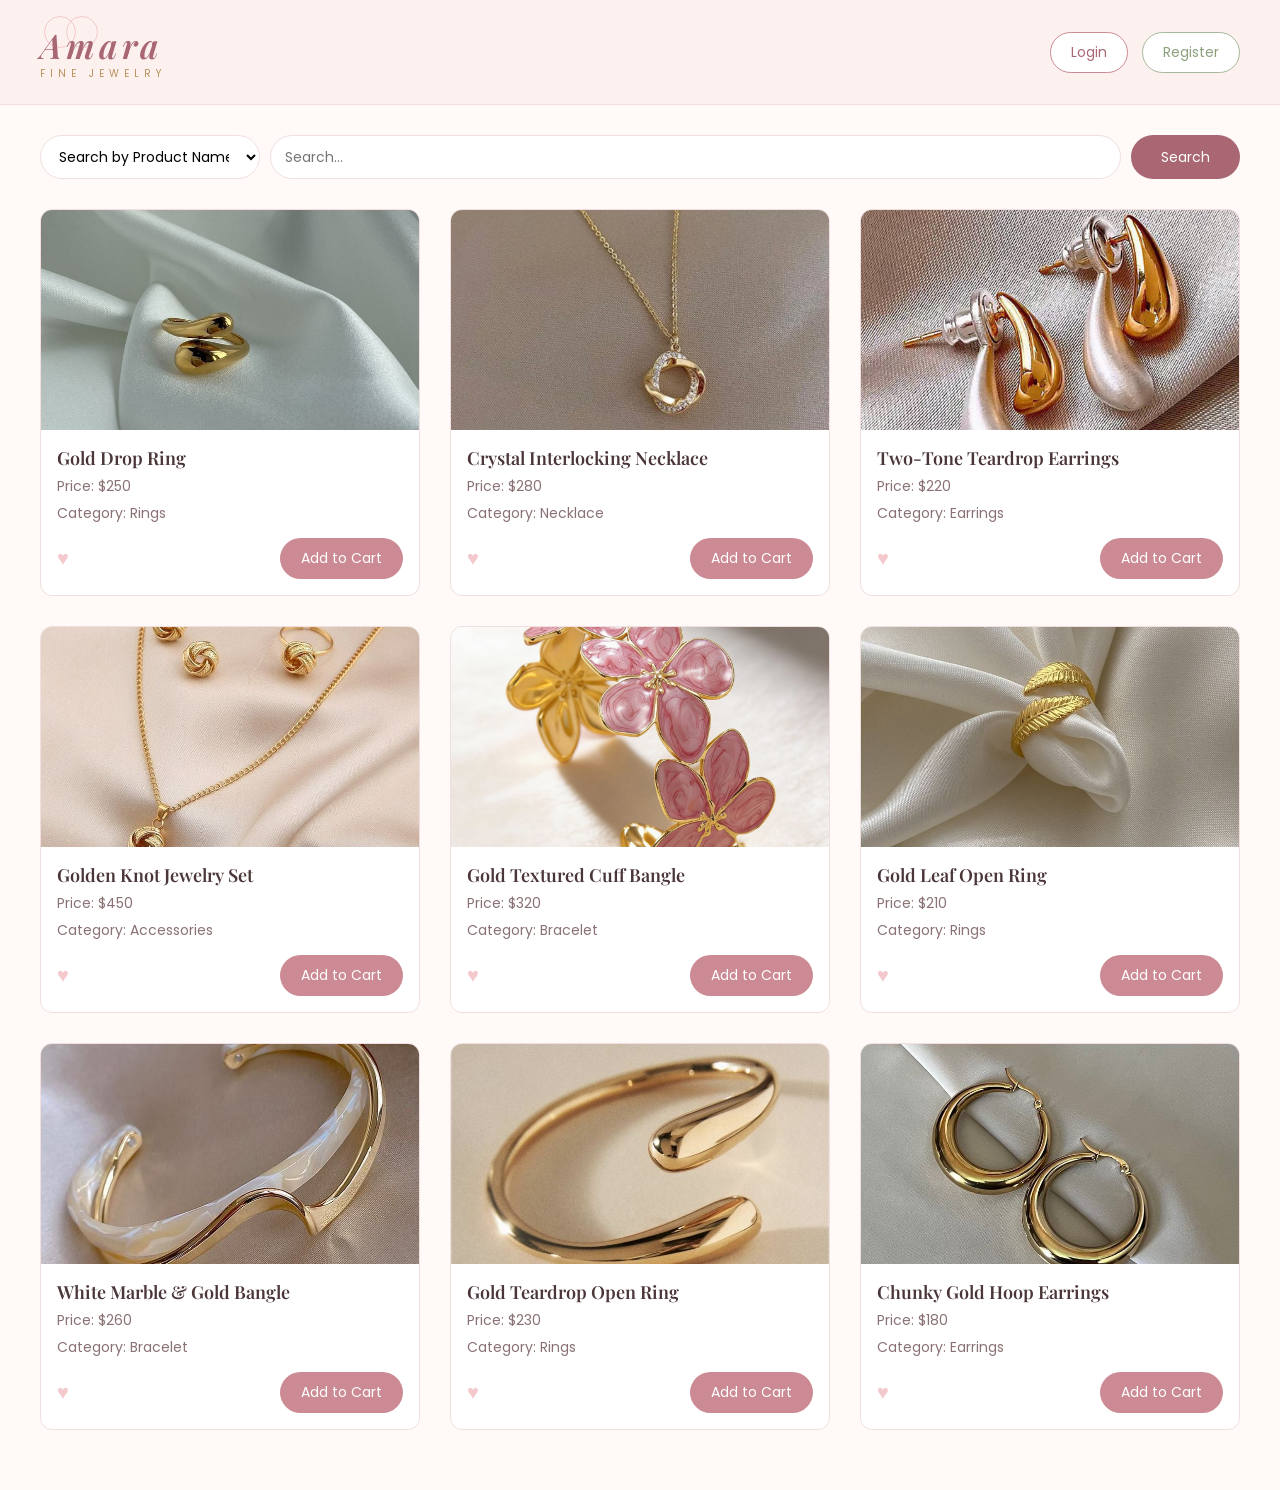
<file: index.html>
<!DOCTYPE html>
<html lang="en">
<head>
<meta charset="UTF-8" />
<meta name="viewport" content="width=device-width, initial-scale=1.0" />
<title>Amara — Fine Jewelry</title>
<link rel="stylesheet" href="css/style.css" />
</head>
<body>

<header>
  <a href="index.html" class="logo-wrapper">
    <span class="logo">Amara</span>
    <span class="logo-sub">FINE JEWELRY</span>
  </a>
  <div id="header-right"></div>
</header>

<div class="search-bar">
  <select id="search-type">
    <option value="name">Search by Product Name</option>
    <option value="category">Search by Category</option>
  </select>
  <input type="text" id="search-input" placeholder="Search..." />
  <button id="search-btn">Search</button>
</div>

<div class="product-grid" id="product-grid"></div>

<script src="js/products.js"></script>
<script src="js/app.js"></script>
<script src="js/index.js"></script>
</body>
</html>
</file>
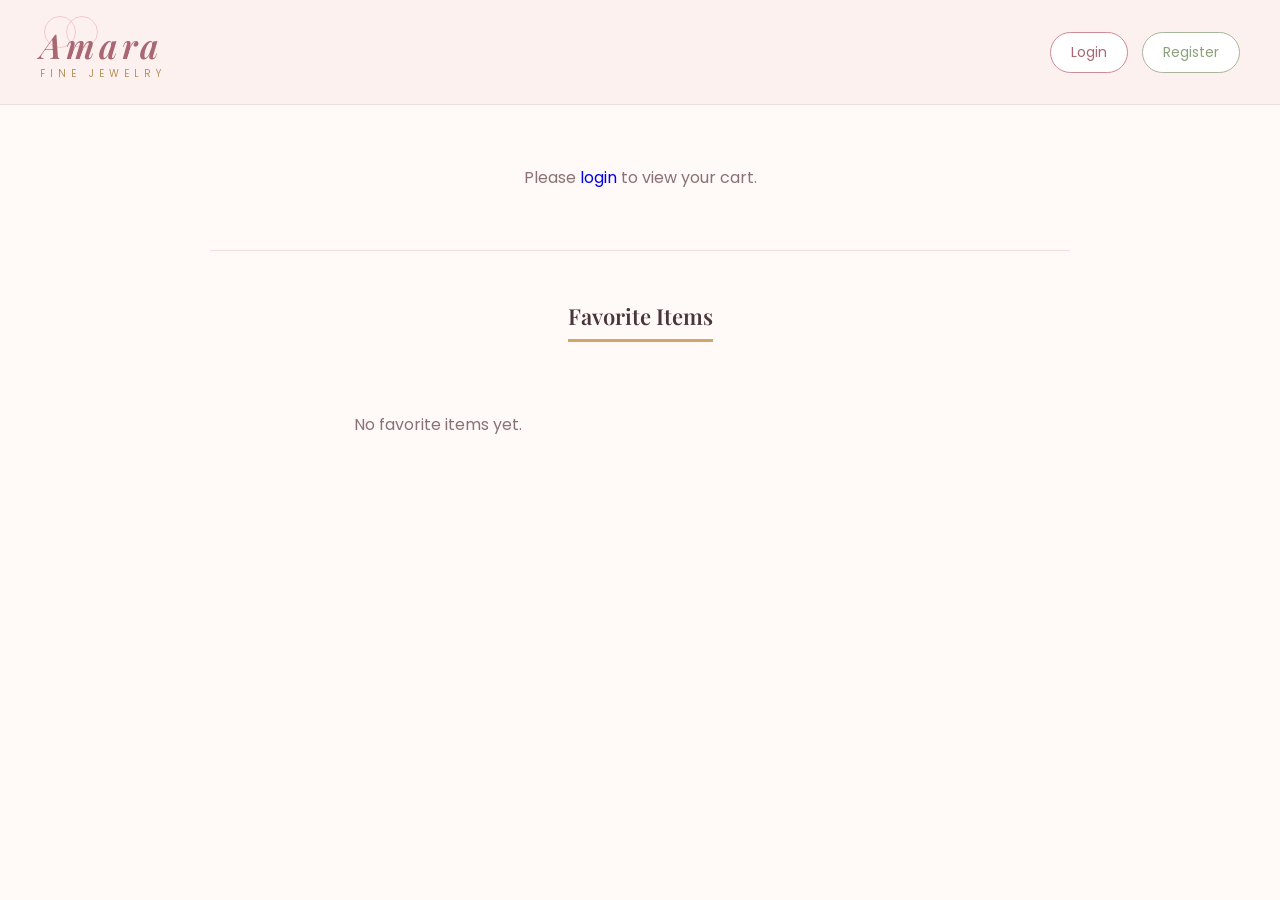
<file: cart.html>
<!DOCTYPE html>
<html lang="en">
<head>
<meta charset="UTF-8" />
<meta name="viewport" content="width=device-width, initial-scale=1.0" />
<title>Cart - Amara — Fine Jewelry</title>
<link rel="stylesheet" href="css/style.css" />
</head>
<body>

<header>
  <a href="index.html" class="logo-wrapper">
    <span class="logo">Amara</span>
    <span class="logo-sub">FINE JEWELRY</span>
  </a>
  <div id="header-right"></div>
</header>

<div class="cart-page">
  <div id="cart-items"></div>
  <div class="cart-total" id="cart-total"></div>

  <h2 class="favorites-title">Favorite Items</h2>
  <div class="product-grid" id="favorites-grid"></div>
</div>

<script src="js/products.js"></script>
<script src="js/app.js"></script>
<script src="js/cart.js"></script>
</body>
</html>
</file>
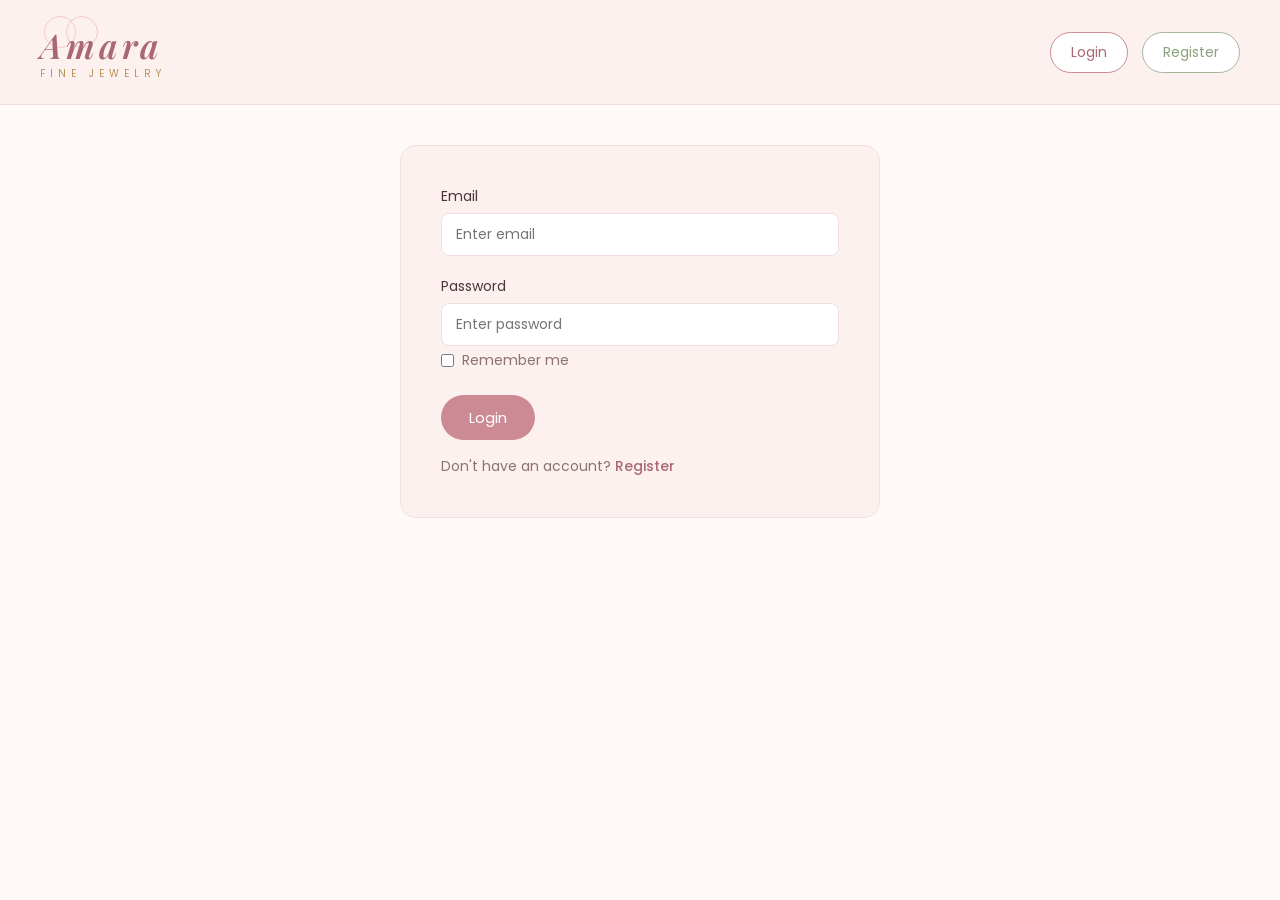
<file: login.html>
<!DOCTYPE html>
<html lang="en">
<head>
<meta charset="UTF-8" />
<meta name="viewport" content="width=device-width, initial-scale=1.0" />
<title>Login - Amara — Fine Jewelry</title>
<link rel="stylesheet" href="css/style.css" />
</head>
<body>

<header>
  <a href="index.html" class="logo-wrapper">
    <span class="logo">Amara</span>
    <span class="logo-sub">FINE JEWELRY</span>
  </a>
  <div id="header-right"></div>
</header>

<div class="form-wrapper" style="max-width:480px;">
  <form id="login-form">
    <div class="form-grid single">
      <div class="field">
        <label for="email">Email</label>
        <input type="email" id="email" placeholder="Enter email" required />
      </div>
      <div class="field">
        <label for="password">Password</label>
        <input type="password" id="password" placeholder="Enter password" required />
      </div>
    </div>
    <div class="checkbox-row">
      <input type="checkbox" id="remember" />
      <label for="remember">Remember me</label>
    </div>
    <p class="error-msg" id="error-msg"></p>
    <button type="submit">Login</button>
  </form>
  <p class="form-footer">Don't have an account? <a href="register.html">Register</a></p>
</div>

<script src="js/products.js"></script>
<script src="js/app.js"></script>
<script src="js/login.js"></script>
</body>
</html>
</file>
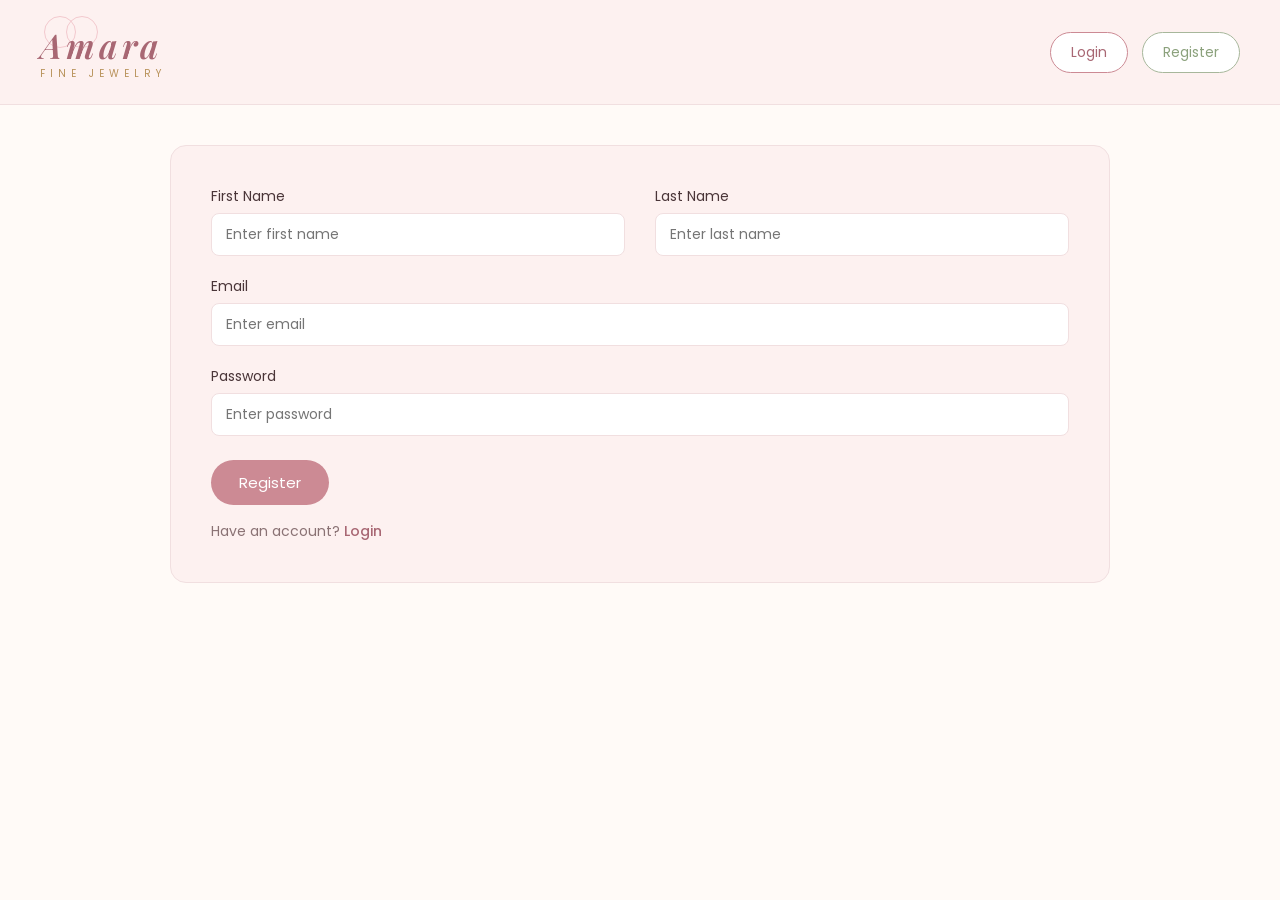
<file: register.html>
<!DOCTYPE html>
<html lang="en">
<head>
<meta charset="UTF-8" />
<meta name="viewport" content="width=device-width, initial-scale=1.0" />
<title>Register - Amara — Fine Jewelry</title>
<link rel="stylesheet" href="css/style.css" />
</head>
<body>

<header>
  <a href="index.html" class="logo-wrapper">
    <span class="logo">Amara</span>
    <span class="logo-sub">FINE JEWELRY</span>
  </a>
  <div id="header-right"></div>
</header>

<div class="form-wrapper">
  <form id="register-form">
    <div class="form-grid">
      <div class="field">
        <label for="firstName">First Name</label>
        <input type="text" id="firstName" placeholder="Enter first name" required />
      </div>
      <div class="field">
        <label for="lastName">Last Name</label>
        <input type="text" id="lastName" placeholder="Enter last name" required />
      </div>
      <div class="field full">
        <label for="email">Email</label>
        <input type="email" id="email" placeholder="Enter email" required />
      </div>
      <div class="field full">
        <label for="password">Password</label>
        <input type="password" id="password" placeholder="Enter password" required minlength="4" />
      </div>
    </div>
    <p class="error-msg" id="error-msg"></p>
    <button type="submit">Register</button>
  </form>
  <p class="form-footer">Have an account? <a href="login.html">Login</a></p>
</div>

<script src="js/products.js"></script>
<script src="js/app.js"></script>
<script src="js/register.js"></script>
</body>
</html>
</file>
<file: css/style.css>
/* ============================================
   AMARA — Fine Jewelry
   Theme: Romantic Soft (blush pink + cream + rose gold)
   ============================================ */

@import url("https://fonts.googleapis.com/css2?family=Playfair+Display:ital,wght@0,500;0,600;1,500&family=Poppins:wght@300;400;500;600&display=swap");

:root {
  /* ---- Brand palette ---- */
  --color-bg: #fffaf7;          /* warm ivory background */
  --color-bg-soft: #fdf1f0;     /* blush header / soft panels */
  --color-surface: #ffffff;

  --color-blush: #f3c9ce;       /* light blush pink */
  --color-rose: #cc8a94;        /* primary dusty rose */
  --color-rose-dark: #a86773;   /* hover / deeper rose */
  --color-gold: #cda86a;        /* rose-gold accent */
  --color-gold-dark: #b8925a;

  --color-sage: #a7b79b;        /* soft muted green (success / register) */
  --color-sage-dark: #8ba17c;

  --color-text: #4a3538;        /* warm near-black for readability */
  --color-text-soft: #8a7274;   /* muted secondary text */
  --color-border: #f1dfe0;

  --color-danger: #c97b84;      /* soft rose-red for remove/logout */
  --color-danger-dark: #b05f6a;

  --shadow-soft: 0 10px 24px rgba(204, 138, 148, 0.16);
}

* {
  margin: 0;
  padding: 0;
  box-sizing: border-box;
}

body {
  font-family: "Poppins", "Segoe UI", Arial, sans-serif;
  background: var(--color-bg);
  color: var(--color-text);
}

a {
  text-decoration: none;
}

/* ---------- Header ---------- */
header {
  display: flex;
  align-items: center;
  justify-content: space-between;
  padding: 22px 40px;
  background: var(--color-bg-soft);
  border-bottom: 1px solid var(--color-border);
}

.logo-wrapper {
  position: relative;
  display: inline-block;
}

.logo {
  font-family: "Playfair Display", Georgia, serif;
  font-style: italic;
  font-weight: 600;
  font-size: 34px;
  letter-spacing: 4px;
  color: var(--color-rose-dark);
  position: relative;
  z-index: 2;
}

.logo-sub {
  display: block;
  font-family: "Poppins", sans-serif;
  font-size: 10px;
  letter-spacing: 5px;
  text-align: center;
  color: var(--color-gold-dark);
  margin-top: -2px;
}

.logo-wrapper::before,
.logo-wrapper::after {
  content: "";
  position: absolute;
  top: -6px;
  width: 30px;
  height: 30px;
  border: 1px solid var(--color-blush);
  border-radius: 50%;
  z-index: 1;
}
.logo-wrapper::before { left: 4px; }
.logo-wrapper::after { left: 26px; }

#header-right {
  display: flex;
  align-items: center;
  gap: 14px;
  position: relative;
}

.hello-text {
  color: var(--color-text);
  font-size: 15px;
}

/* ---------- Buttons ---------- */
.btn {
  display: inline-block;
  padding: 9px 20px;
  border-radius: 24px;
  font-size: 14px;
  font-family: "Poppins", sans-serif;
  cursor: pointer;
  border: 1px solid transparent;
  background: none;
  transition: 0.18s ease;
}

.btn-outline-primary {
  color: var(--color-rose-dark);
  border-color: var(--color-rose);
  background: var(--color-surface);
}
.btn-outline-primary:hover { background: var(--color-rose); color: #fff; }

.btn-outline-success {
  color: var(--color-sage-dark);
  border-color: var(--color-sage);
  background: var(--color-surface);
}
.btn-outline-success:hover { background: var(--color-sage); color: #fff; }

.btn-outline-danger {
  color: var(--color-danger-dark);
  border-color: var(--color-danger);
  background: var(--color-surface);
}
.btn-outline-danger:hover { background: var(--color-danger); color: #fff; }

.btn-primary {
  background: var(--color-rose);
  color: #fff;
}
.btn-primary:hover { background: var(--color-rose-dark); }

.btn-danger {
  background: var(--color-danger);
  color: #fff;
}
.btn-danger:hover { background: var(--color-danger-dark); }

.btn-dark {
  background: var(--color-rose-dark);
  color: #fff;
  border-radius: 8px;
}
.btn-dark:hover { background: #8f4e5a; }

/* ---------- Cart icon / dropdown ---------- */
.cart-wrapper { position: relative; }

.cart-btn {
  background: none;
  border: none;
  font-size: 16px;
  cursor: pointer;
  color: var(--color-rose-dark);
  font-weight: 600;
}

.cart-dropdown {
  position: absolute;
  right: 0;
  top: 40px;
  width: 280px;
  background: var(--color-surface);
  border: 1px solid var(--color-border);
  border-radius: 10px;
  box-shadow: var(--shadow-soft);
  padding: 12px;
  z-index: 50;
}
.cart-dropdown.hidden { display: none; }

.cart-drop-item {
  display: flex;
  justify-content: space-between;
  align-items: center;
  padding: 8px 0;
  border-bottom: 1px solid var(--color-border);
  font-size: 13px;
}
.cart-drop-info { display: flex; flex-direction: column; gap: 2px; }

.qty-controls {
  display: flex;
  align-items: center;
  gap: 6px;
}
.qty-controls button {
  width: 22px;
  height: 22px;
  border: 1px solid var(--color-blush);
  background: var(--color-bg-soft);
  color: var(--color-rose-dark);
  border-radius: 50%;
  cursor: pointer;
}

.view-all-btn {
  display: block;
  text-align: center;
  margin-top: 10px;
  padding: 8px;
  border-radius: 8px;
}

.empty-text {
  text-align: center;
  color: var(--color-text-soft);
  padding: 10px 0;
  font-size: 13px;
}

/* ---------- Search bar ---------- */
.search-bar {
  display: flex;
  gap: 10px;
  padding: 30px 40px 10px;
}
.search-bar select,
.search-bar input {
  padding: 10px 14px;
  border: 1px solid var(--color-border);
  border-radius: 24px;
  font-size: 14px;
  font-family: "Poppins", sans-serif;
  background: var(--color-surface);
}
.search-bar select { width: 220px; }
.search-bar input { flex: 1; }
.search-bar button {
  padding: 10px 30px;
  border: none;
  border-radius: 24px;
  background: var(--color-rose-dark);
  color: #fff;
  cursor: pointer;
  font-size: 14px;
  font-family: "Poppins", sans-serif;
}
.search-bar button:hover { background: #8f4e5a; }

/* ---------- Product Grid ---------- */
.product-grid {
  display: grid;
  grid-template-columns: repeat(auto-fill, minmax(280px, 1fr));
  gap: 30px;
  padding: 20px 40px 60px;
}

.product-card {
  border: 1px solid var(--color-border);
  border-radius: 12px;
  overflow: hidden;
  transition: 0.2s ease;
  display: flex;
  flex-direction: column;
  background: var(--color-surface);
}
.product-card:hover {
  box-shadow: var(--shadow-soft);
  transform: translateY(-3px);
  border-color: var(--color-blush);
}

.product-card img {
  width: 100%;
  height: 220px;
  object-fit: cover;
}

.product-info {
  padding: 16px;
  display: flex;
  flex-direction: column;
  gap: 6px;
  flex: 1;
}

.product-info h3 {
  font-family: "Playfair Display", serif;
  font-weight: 600;
  font-size: 18px;
  color: var(--color-text);
}
.product-info p { font-size: 14px; color: var(--color-text-soft); }

.product-actions {
  display: flex;
  align-items: center;
  justify-content: space-between;
  margin-top: 8px;
}

.fav-heart {
  font-size: 20px;
  cursor: pointer;
  background: none;
  border: none;
  color: var(--color-blush);
}
.fav-heart.active { color: var(--color-danger); }

.no-results {
  padding: 60px;
  text-align: center;
  color: var(--color-text-soft);
  grid-column: 1 / -1;
}

/* ---------- Forms (Login / Register) ---------- */
.form-wrapper {
  max-width: 940px;
  margin: 40px auto;
  background: var(--color-bg-soft);
  border: 1px solid var(--color-border);
  border-radius: 16px;
  padding: 40px;
}

.form-grid {
  display: grid;
  grid-template-columns: 1fr 1fr;
  gap: 20px 30px;
}
.form-grid.single { grid-template-columns: 1fr; }

.field { display: flex; flex-direction: column; gap: 6px; }
.field.full { grid-column: 1 / -1; }
.field label { font-size: 14px; color: var(--color-text); }
.field input {
  padding: 10px 14px;
  border: 1px solid var(--color-border);
  border-radius: 8px;
  font-size: 14px;
  font-family: "Poppins", sans-serif;
  background: var(--color-surface);
}
.field input:focus {
  outline: none;
  border-color: var(--color-rose);
}

.form-wrapper button[type="submit"] {
  margin-top: 24px;
  padding: 11px 28px;
  border: none;
  border-radius: 24px;
  background: var(--color-rose);
  color: #fff;
  font-size: 15px;
  font-family: "Poppins", sans-serif;
  cursor: pointer;
}
.form-wrapper button[type="submit"]:hover { background: var(--color-rose-dark); }

.form-footer { margin-top: 16px; font-size: 14px; color: var(--color-text-soft); }
.form-footer a { color: var(--color-rose-dark); font-weight: 500; }

.error-msg {
  color: var(--color-danger-dark);
  font-size: 13px;
  margin-top: 12px;
  display: none;
}
.error-msg.show { display: block; }

.checkbox-row {
  display: flex;
  align-items: center;
  gap: 8px;
  font-size: 14px;
  margin-top: 4px;
  color: var(--color-text-soft);
}

/* ---------- Cart Page ---------- */
.cart-page {
  max-width: 900px;
  margin: 30px auto;
  padding: 0 20px 60px;
}

.cart-item {
  display: flex;
  align-items: center;
  gap: 20px;
  border: 1px solid var(--color-border);
  border-radius: 12px;
  padding: 14px;
  margin-bottom: 16px;
  background: var(--color-surface);
}
.cart-item img {
  width: 84px;
  height: 84px;
  object-fit: cover;
  border-radius: 8px;
}
.cart-item-info { flex: 1; display: flex; flex-direction: column; gap: 4px; }
.cart-item-info h3 { font-family: "Playfair Display", serif; font-size: 16px; }
.cart-item-info p { font-size: 13px; color: var(--color-text-soft); }

.cart-total {
  text-align: center;
  font-family: "Playfair Display", serif;
  font-size: 24px;
  font-weight: 600;
  color: var(--color-rose-dark);
  margin: 30px 0;
  padding-top: 20px;
  border-top: 1px solid var(--color-border);
}

.favorites-title {
  text-align: center;
  font-family: "Playfair Display", serif;
  font-size: 22px;
  font-weight: 600;
  margin-bottom: 20px;
  position: relative;
  display: table;
  margin-left: auto;
  margin-right: auto;
  padding-bottom: 8px;
  border-bottom: 3px solid var(--color-gold);
  color: var(--color-text);
}

.empty-state {
  text-align: center;
  color: var(--color-text-soft);
  padding: 30px 0;
}

#storage-warning {
  background: #fdf1e0 !important;
  color: #8a5a1f !important;
}
</file>
